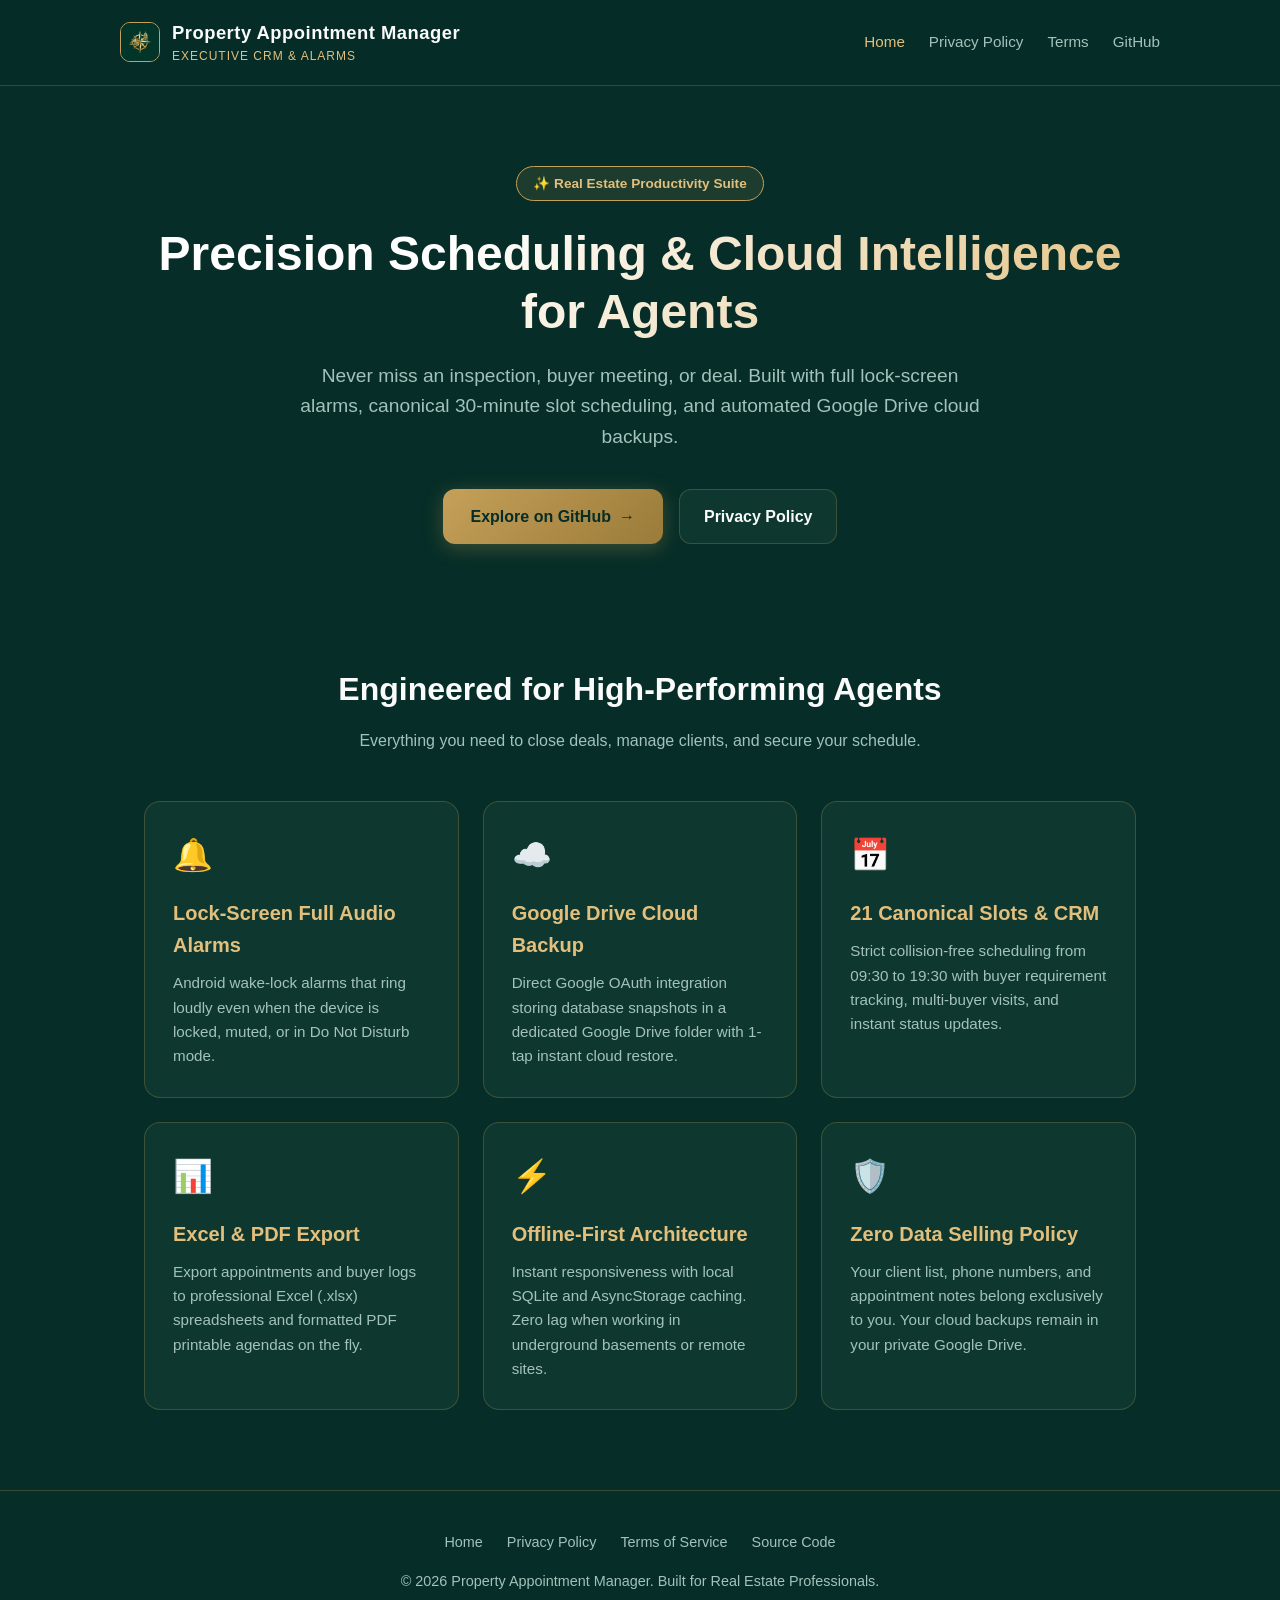
<file: index.html>
<!DOCTYPE html>
<html lang="en">
<head>
  <meta charset="UTF-8">
  <meta name="viewport" content="width=device-width, initial-scale=1.0">
  <title>Property Appointment Manager — Real Estate Scheduling & Cloud Intelligence</title>
  <meta name="description" content="Executive real estate appointment manager, full lock-screen alarms, offline-first CRM, and automated Google Drive cloud backup.">
  <link rel="icon" type="image/png" href="./assets/favicon.png">
  <link rel="stylesheet" href="./style.css">
</head>
<body>
  <header>
    <div class="container nav-content">
      <a href="./index.html" class="logo-wrapper">
        <img src="./assets/icon.png" alt="App Logo" class="logo-img">
        <div>
          <div class="logo-text">Property Appointment Manager</div>
          <div class="logo-tag">Executive CRM & Alarms</div>
        </div>
      </a>
      <nav class="nav-links">
        <a href="./index.html" class="active">Home</a>
        <a href="./privacy.html">Privacy Policy</a>
        <a href="./terms.html">Terms</a>
        <a href="https://github.com/VincentPVincy/property-appointment-manager" target="_blank" rel="noopener">GitHub</a>
      </nav>
    </div>
  </header>

  <main>
    <section class="hero">
      <div class="container">
        <div class="badge">✨ Real Estate Productivity Suite</div>
        <h1>Precision Scheduling &amp; Cloud Intelligence for Agents</h1>
        <p>
          Never miss an inspection, buyer meeting, or deal. Built with full lock-screen alarms, canonical 30-minute slot scheduling, and automated Google Drive cloud backups.
        </p>
        <div class="hero-actions">
          <a href="https://github.com/VincentPVincy/property-appointment-manager" class="btn-primary" target="_blank" rel="noopener">
            <span>Explore on GitHub</span>
            <span>&rarr;</span>
          </a>
          <a href="./privacy.html" class="btn-secondary">Privacy Policy</a>
        </div>
      </div>
    </section>

    <section class="features">
      <div class="container">
        <h2 class="section-title">Engineered for High-Performing Agents</h2>
        <p class="section-sub">Everything you need to close deals, manage clients, and secure your schedule.</p>

        <div class="grid">
          <div class="card">
            <div class="card-icon">🔔</div>
            <h3>Lock-Screen Full Audio Alarms</h3>
            <p>Android wake-lock alarms that ring loudly even when the device is locked, muted, or in Do Not Disturb mode.</p>
          </div>

          <div class="card">
            <div class="card-icon">☁️</div>
            <h3>Google Drive Cloud Backup</h3>
            <p>Direct Google OAuth integration storing database snapshots in a dedicated Google Drive folder with 1-tap instant cloud restore.</p>
          </div>

          <div class="card">
            <div class="card-icon">📅</div>
            <h3>21 Canonical Slots &amp; CRM</h3>
            <p>Strict collision-free scheduling from 09:30 to 19:30 with buyer requirement tracking, multi-buyer visits, and instant status updates.</p>
          </div>

          <div class="card">
            <div class="card-icon">📊</div>
            <h3>Excel &amp; PDF Export</h3>
            <p>Export appointments and buyer logs to professional Excel (.xlsx) spreadsheets and formatted PDF printable agendas on the fly.</p>
          </div>

          <div class="card">
            <div class="card-icon">⚡</div>
            <h3>Offline-First Architecture</h3>
            <p>Instant responsiveness with local SQLite and AsyncStorage caching. Zero lag when working in underground basements or remote sites.</p>
          </div>

          <div class="card">
            <div class="card-icon">🛡️</div>
            <h3>Zero Data Selling Policy</h3>
            <p>Your client list, phone numbers, and appointment notes belong exclusively to you. Your cloud backups remain in your private Google Drive.</p>
          </div>
        </div>
      </div>
    </section>
  </main>

  <footer>
    <div class="container">
      <div class="footer-links">
        <a href="./index.html">Home</a>
        <a href="./privacy.html">Privacy Policy</a>
        <a href="./terms.html">Terms of Service</a>
        <a href="https://github.com/VincentPVincy/property-appointment-manager" target="_blank" rel="noopener">Source Code</a>
      </div>
      <p>&copy; 2026 Property Appointment Manager. Built for Real Estate Professionals.</p>
    </div>
  </footer>
</body>
</html>
</file>
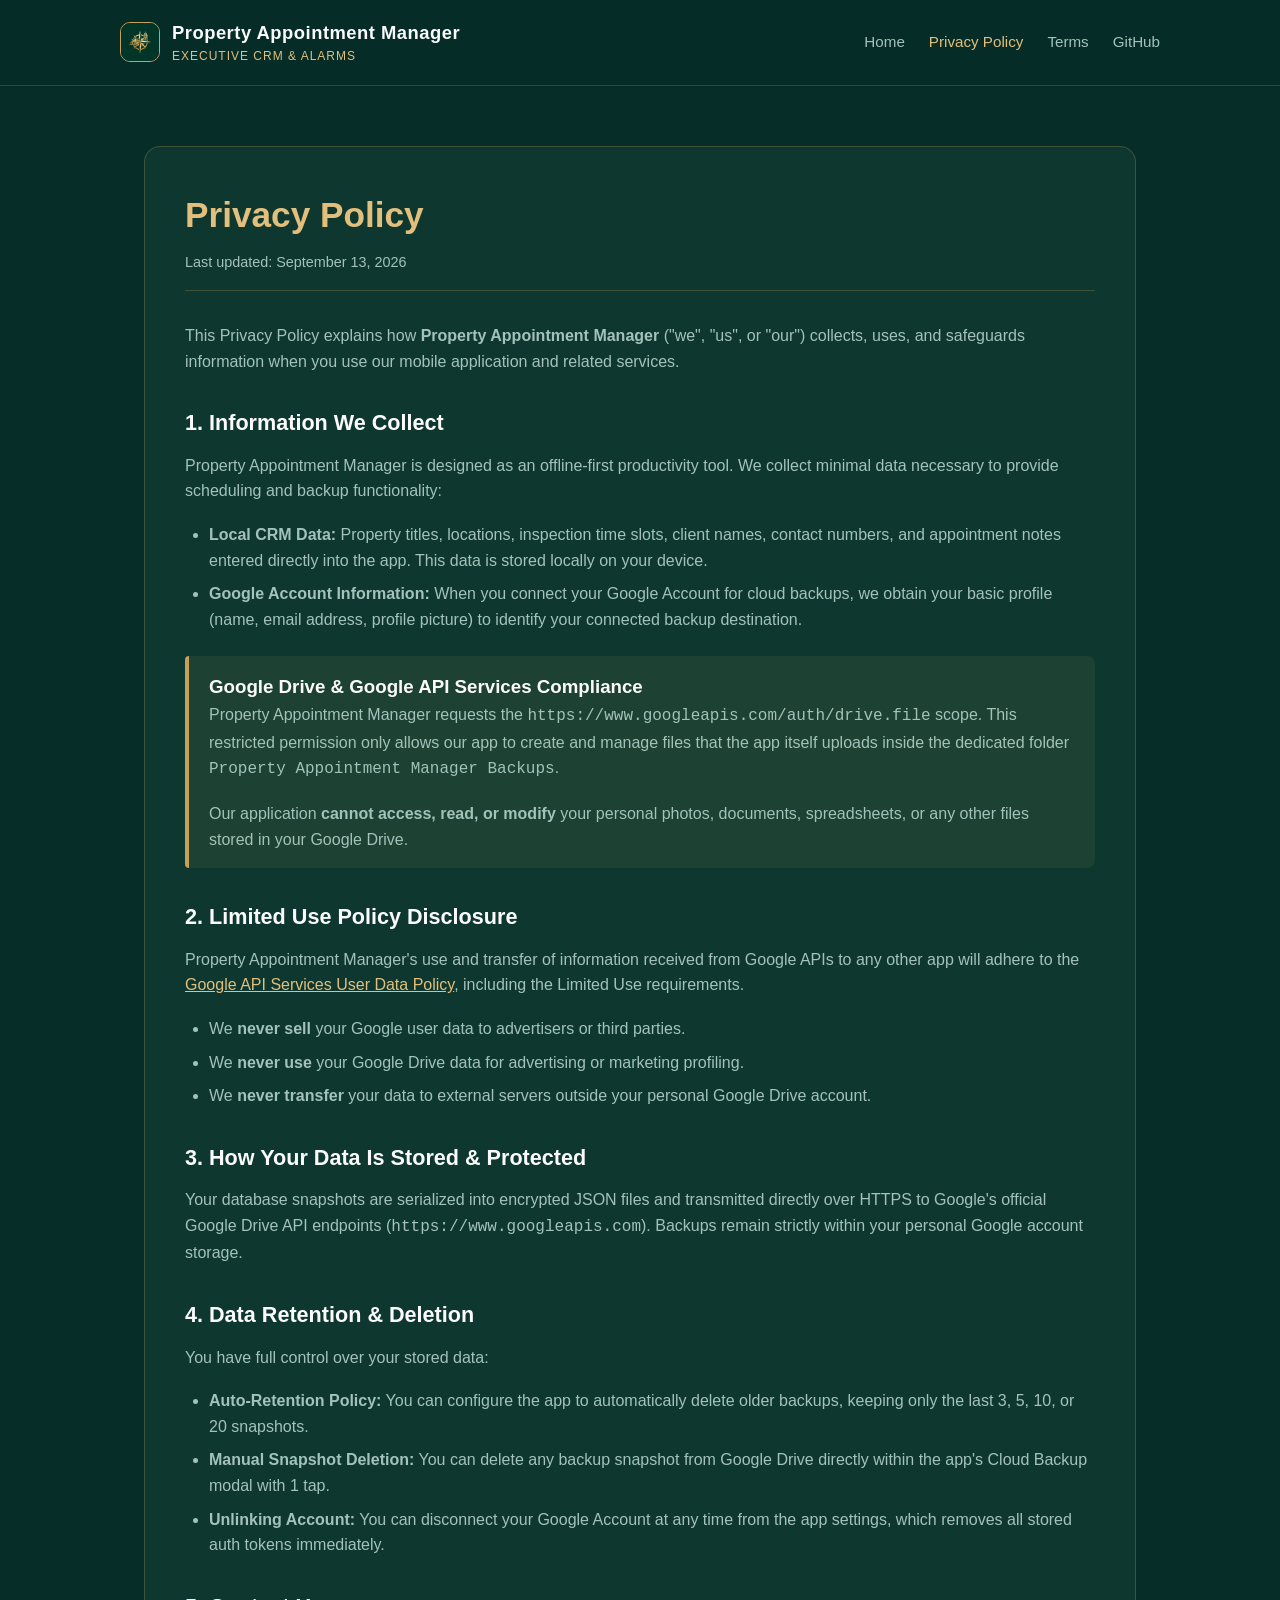
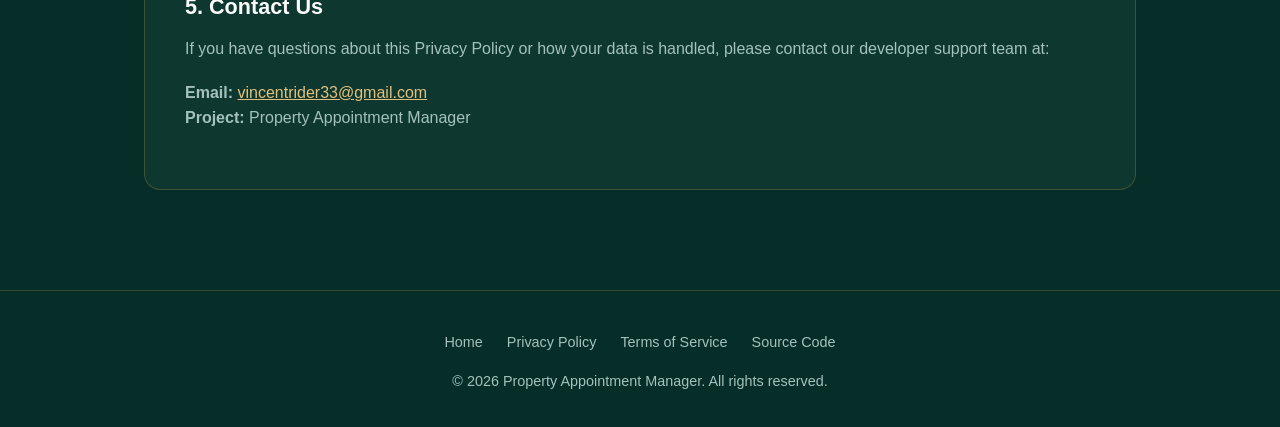
<file: privacy.html>
<!DOCTYPE html>
<html lang="en">
<head>
  <meta charset="UTF-8">
  <meta name="viewport" content="width=device-width, initial-scale=1.0">
  <title>Privacy Policy — Property Appointment Manager</title>
  <meta name="description" content="Privacy Policy for Property Appointment Manager, including Google API Services User Data Policy compliance for Google Drive backups.">
  <link rel="icon" type="image/png" href="./assets/favicon.png">
  <link rel="stylesheet" href="./style.css">
</head>
<body>
  <header>
    <div class="container nav-content">
      <a href="./index.html" class="logo-wrapper">
        <img src="./assets/icon.png" alt="App Logo" class="logo-img">
        <div>
          <div class="logo-text">Property Appointment Manager</div>
          <div class="logo-tag">Executive CRM & Alarms</div>
        </div>
      </a>
      <nav class="nav-links">
        <a href="./index.html">Home</a>
        <a href="./privacy.html" class="active">Privacy Policy</a>
        <a href="./terms.html">Terms</a>
        <a href="https://github.com/VincentPVincy/property-appointment-manager" target="_blank" rel="noopener">GitHub</a>
      </nav>
    </div>
  </header>

  <main class="content-section">
    <div class="container">
      <article class="content-card">
        <h1>Privacy Policy</h1>
        <div class="updated-date">Last updated: September 13, 2026</div>

        <p>
          This Privacy Policy explains how <strong>Property Appointment Manager</strong> ("we", "us", or "our") collects, uses, and safeguards information when you use our mobile application and related services.
        </p>

        <h2>1. Information We Collect</h2>
        <p>
          Property Appointment Manager is designed as an offline-first productivity tool. We collect minimal data necessary to provide scheduling and backup functionality:
        </p>
        <ul>
          <li><strong>Local CRM Data:</strong> Property titles, locations, inspection time slots, client names, contact numbers, and appointment notes entered directly into the app. This data is stored locally on your device.</li>
          <li><strong>Google Account Information:</strong> When you connect your Google Account for cloud backups, we obtain your basic profile (name, email address, profile picture) to identify your connected backup destination.</li>
        </ul>

        <div class="highlight-box">
          <h3>Google Drive &amp; Google API Services Compliance</h3>
          <p>
            Property Appointment Manager requests the <code>https://www.googleapis.com/auth/drive.file</code> scope. This restricted permission only allows our app to create and manage files that the app itself uploads inside the dedicated folder <code>Property Appointment Manager Backups</code>.
          </p>
          <p style="margin-top: 8px; margin-bottom: 0;">
            Our application <strong>cannot access, read, or modify</strong> your personal photos, documents, spreadsheets, or any other files stored in your Google Drive.
          </p>
        </div>

        <h2>2. Limited Use Policy Disclosure</h2>
        <p>
          Property Appointment Manager's use and transfer of information received from Google APIs to any other app will adhere to the <a href="https://developers.google.com/terms/api-services-user-data-policy" target="_blank" rel="noopener" style="color: var(--gold-light);">Google API Services User Data Policy</a>, including the Limited Use requirements.
        </p>
        <ul>
          <li>We <strong>never sell</strong> your Google user data to advertisers or third parties.</li>
          <li>We <strong>never use</strong> your Google Drive data for advertising or marketing profiling.</li>
          <li>We <strong>never transfer</strong> your data to external servers outside your personal Google Drive account.</li>
        </ul>

        <h2>3. How Your Data Is Stored &amp; Protected</h2>
        <p>
          Your database snapshots are serialized into encrypted JSON files and transmitted directly over HTTPS to Google's official Google Drive API endpoints (<code>https://www.googleapis.com</code>). Backups remain strictly within your personal Google account storage.
        </p>

        <h2>4. Data Retention &amp; Deletion</h2>
        <p>
          You have full control over your stored data:
        </p>
        <ul>
          <li><strong>Auto-Retention Policy:</strong> You can configure the app to automatically delete older backups, keeping only the last 3, 5, 10, or 20 snapshots.</li>
          <li><strong>Manual Snapshot Deletion:</strong> You can delete any backup snapshot from Google Drive directly within the app's Cloud Backup modal with 1 tap.</li>
          <li><strong>Unlinking Account:</strong> You can disconnect your Google Account at any time from the app settings, which removes all stored auth tokens immediately.</li>
        </ul>

        <h2>5. Contact Us</h2>
        <p>
          If you have questions about this Privacy Policy or how your data is handled, please contact our developer support team at:
        </p>
        <p>
          <strong>Email:</strong> <a href="mailto:vincentrider33@gmail.com" style="color: var(--gold-light);">vincentrider33@gmail.com</a><br>
          <strong>Project:</strong> Property Appointment Manager
        </p>
      </article>
    </div>
  </main>

  <footer>
    <div class="container">
      <div class="footer-links">
        <a href="./index.html">Home</a>
        <a href="./privacy.html">Privacy Policy</a>
        <a href="./terms.html">Terms of Service</a>
        <a href="https://github.com/VincentPVincy/property-appointment-manager" target="_blank" rel="noopener">Source Code</a>
      </div>
      <p>&copy; 2026 Property Appointment Manager. All rights reserved.</p>
    </div>
  </footer>
</body>
</html>
</file>
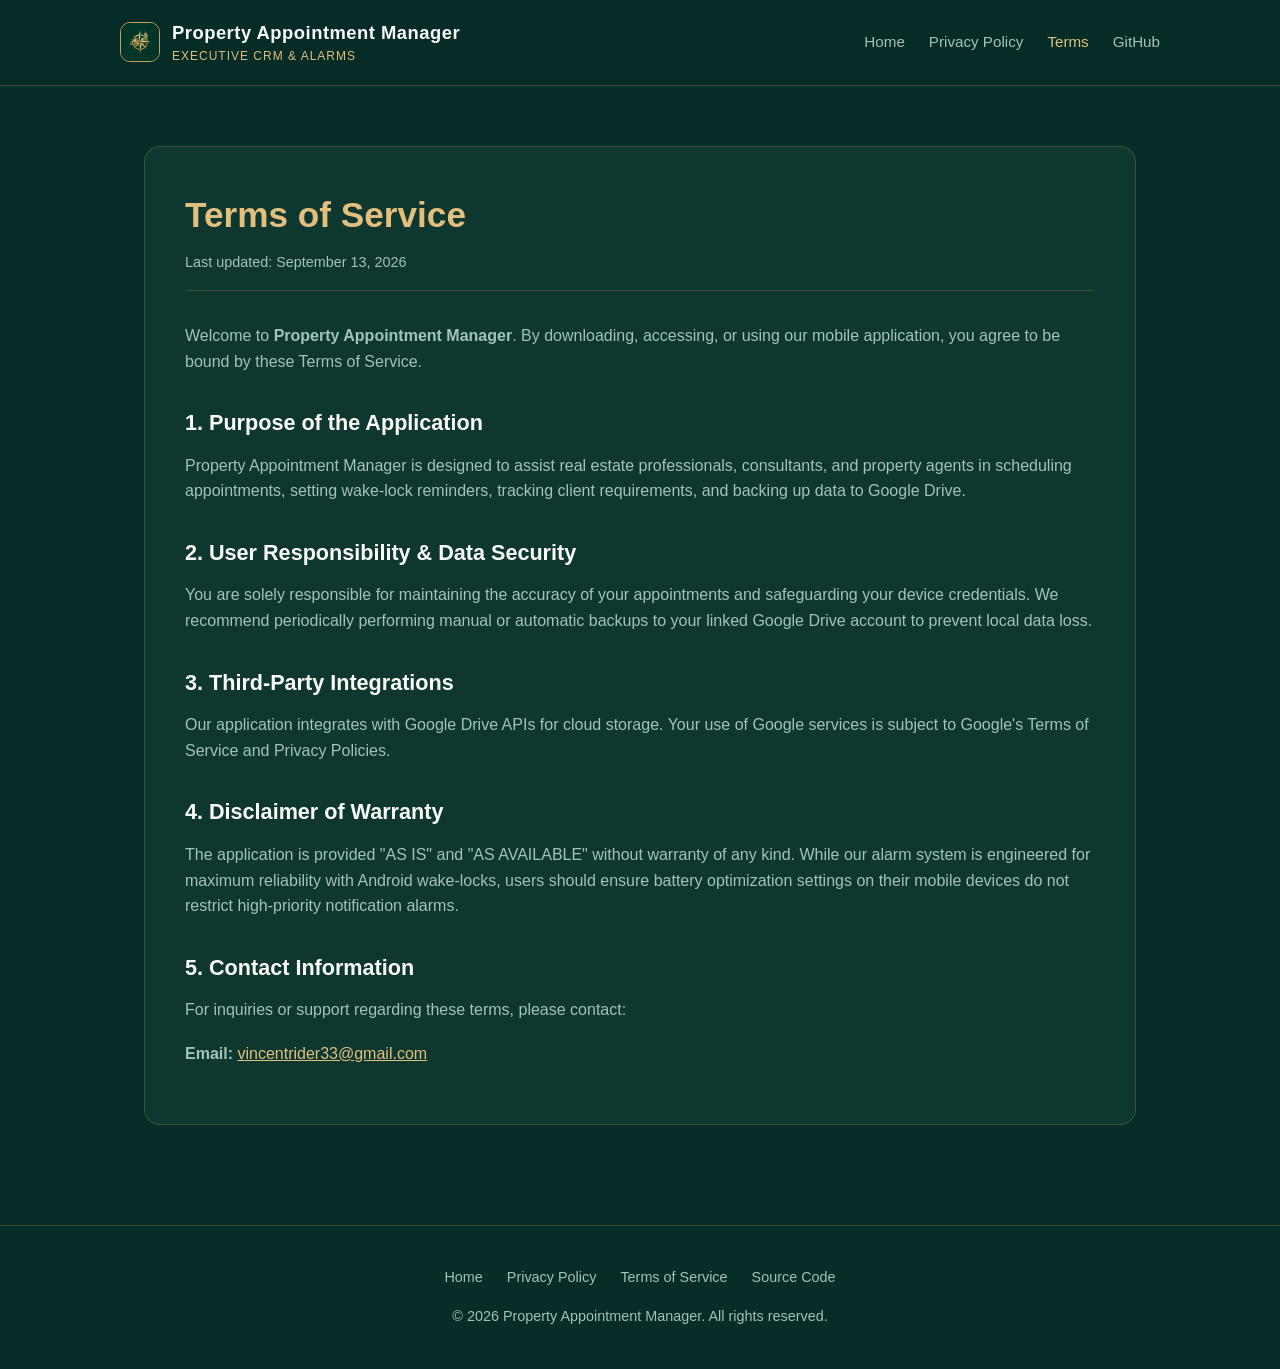
<file: terms.html>
<!DOCTYPE html>
<html lang="en">
<head>
  <meta charset="UTF-8">
  <meta name="viewport" content="width=device-width, initial-scale=1.0">
  <title>Terms of Service — Property Appointment Manager</title>
  <meta name="description" content="Terms of Service for Property Appointment Manager.">
  <link rel="icon" type="image/png" href="./assets/favicon.png">
  <link rel="stylesheet" href="./style.css">
</head>
<body>
  <header>
    <div class="container nav-content">
      <a href="./index.html" class="logo-wrapper">
        <img src="./assets/icon.png" alt="App Logo" class="logo-img">
        <div>
          <div class="logo-text">Property Appointment Manager</div>
          <div class="logo-tag">Executive CRM & Alarms</div>
        </div>
      </a>
      <nav class="nav-links">
        <a href="./index.html">Home</a>
        <a href="./privacy.html">Privacy Policy</a>
        <a href="./terms.html" class="active">Terms</a>
        <a href="https://github.com/VincentPVincy/property-appointment-manager" target="_blank" rel="noopener">GitHub</a>
      </nav>
    </div>
  </header>

  <main class="content-section">
    <div class="container">
      <article class="content-card">
        <h1>Terms of Service</h1>
        <div class="updated-date">Last updated: September 13, 2026</div>

        <p>
          Welcome to <strong>Property Appointment Manager</strong>. By downloading, accessing, or using our mobile application, you agree to be bound by these Terms of Service.
        </p>

        <h2>1. Purpose of the Application</h2>
        <p>
          Property Appointment Manager is designed to assist real estate professionals, consultants, and property agents in scheduling appointments, setting wake-lock reminders, tracking client requirements, and backing up data to Google Drive.
        </p>

        <h2>2. User Responsibility &amp; Data Security</h2>
        <p>
          You are solely responsible for maintaining the accuracy of your appointments and safeguarding your device credentials. We recommend periodically performing manual or automatic backups to your linked Google Drive account to prevent local data loss.
        </p>

        <h2>3. Third-Party Integrations</h2>
        <p>
          Our application integrates with Google Drive APIs for cloud storage. Your use of Google services is subject to Google's Terms of Service and Privacy Policies.
        </p>

        <h2>4. Disclaimer of Warranty</h2>
        <p>
          The application is provided "AS IS" and "AS AVAILABLE" without warranty of any kind. While our alarm system is engineered for maximum reliability with Android wake-locks, users should ensure battery optimization settings on their mobile devices do not restrict high-priority notification alarms.
        </p>

        <h2>5. Contact Information</h2>
        <p>
          For inquiries or support regarding these terms, please contact:
        </p>
        <p>
          <strong>Email:</strong> <a href="mailto:vincentrider33@gmail.com" style="color: var(--gold-light);">vincentrider33@gmail.com</a>
        </p>
      </article>
    </div>
  </main>

  <footer>
    <div class="container">
      <div class="footer-links">
        <a href="./index.html">Home</a>
        <a href="./privacy.html">Privacy Policy</a>
        <a href="./terms.html">Terms of Service</a>
        <a href="https://github.com/VincentPVincy/property-appointment-manager" target="_blank" rel="noopener">Source Code</a>
      </div>
      <p>&copy; 2026 Property Appointment Manager. All rights reserved.</p>
    </div>
  </footer>
</body>
</html>
</file>
<file: style.css>
:root {
  --bg-primary: #062D27;
  --bg-surface: #0E382F;
  --bg-surface-elevated: #134E42;
  --gold-primary: #C5A059;
  --gold-light: #E2BF7D;
  --gold-dark: #9A7B39;
  --text-white: #FBFBFB;
  --text-muted: #A3C2BB;
  --border-color: rgba(197, 160, 89, 0.25);
  --accent-glow: rgba(197, 160, 89, 0.15);
  --font-family: -apple-system, BlinkMacSystemFont, 'Segoe UI', Roboto, Helvetica, Arial, sans-serif;
}

* {
  box-sizing: border-box;
  margin: 0;
  padding: 0;
}

body {
  background-color: var(--bg-primary);
  color: var(--text-white);
  font-family: var(--font-family);
  line-height: 1.6;
  -webkit-font-smoothing: antialiased;
}

.container {
  max-width: 1040px;
  margin: 0 auto;
  padding: 0 24px;
}

/* Header & Nav */
header {
  border-bottom: 1px solid var(--border-color);
  background: rgba(6, 45, 39, 0.85);
  backdrop-filter: blur(12px);
  position: sticky;
  top: 0;
  z-index: 100;
}

.nav-content {
  display: flex;
  align-items: center;
  justify-content: space-between;
  padding: 18px 0;
}

.logo-wrapper {
  display: flex;
  align-items: center;
  gap: 12px;
  text-decoration: none;
  color: var(--text-white);
}

.logo-img {
  width: 40px;
  height: 40px;
  border-radius: 10px;
  border: 1px solid var(--gold-primary);
}

.logo-text {
  font-size: 1.15rem;
  font-weight: 700;
  letter-spacing: 0.5px;
}

.logo-tag {
  color: var(--gold-light);
  font-size: 0.75rem;
  text-transform: uppercase;
  letter-spacing: 1px;
}

.nav-links {
  display: flex;
  gap: 24px;
}

.nav-links a {
  color: var(--text-muted);
  text-decoration: none;
  font-weight: 500;
  font-size: 0.95rem;
  transition: color 0.2s ease;
}

.nav-links a:hover,
.nav-links a.active {
  color: var(--gold-light);
}

/* Hero Section */
.hero {
  padding: 80px 0 60px;
  text-align: center;
}

.badge {
  display: inline-flex;
  align-items: center;
  gap: 8px;
  background: rgba(197, 160, 89, 0.12);
  border: 1px solid var(--gold-primary);
  color: var(--gold-light);
  font-size: 0.85rem;
  font-weight: 600;
  padding: 6px 16px;
  border-radius: 50px;
  margin-bottom: 24px;
}

.hero h1 {
  font-size: 3rem;
  font-weight: 800;
  line-height: 1.2;
  margin-bottom: 20px;
  background: linear-gradient(135deg, #FFFFFF 30%, var(--gold-light) 100%);
  -webkit-background-clip: text;
  -webkit-text-fill-color: transparent;
}

.hero p {
  color: var(--text-muted);
  font-size: 1.2rem;
  max-width: 680px;
  margin: 0 auto 36px;
}

.hero-actions {
  display: flex;
  justify-content: center;
  gap: 16px;
  flex-wrap: wrap;
}

.btn-primary {
  background: linear-gradient(135deg, var(--gold-primary), var(--gold-dark));
  color: #062D27;
  font-weight: 700;
  font-size: 1rem;
  padding: 14px 28px;
  border-radius: 12px;
  text-decoration: none;
  display: inline-flex;
  align-items: center;
  gap: 8px;
  box-shadow: 0 4px 20px rgba(197, 160, 89, 0.3);
  transition: transform 0.15s ease, box-shadow 0.15s ease;
}

.btn-primary:hover {
  transform: translateY(-2px);
  box-shadow: 0 6px 25px rgba(197, 160, 89, 0.45);
}

.btn-secondary {
  background: var(--bg-surface);
  color: var(--text-white);
  border: 1px solid var(--border-color);
  font-weight: 600;
  font-size: 1rem;
  padding: 14px 24px;
  border-radius: 12px;
  text-decoration: none;
  transition: background 0.2s ease;
}

.btn-secondary:hover {
  background: var(--bg-surface-elevated);
}

/* Feature Grid */
.features {
  padding: 60px 0 80px;
}

.section-title {
  text-align: center;
  font-size: 2rem;
  font-weight: 700;
  color: var(--text-white);
  margin-bottom: 12px;
}

.section-sub {
  text-align: center;
  color: var(--text-muted);
  margin-bottom: 48px;
}

.grid {
  display: grid;
  grid-template-columns: repeat(auto-fit, minmax(300px, 1fr));
  gap: 24px;
}

.card {
  background: var(--bg-surface);
  border: 1px solid var(--border-color);
  border-radius: 16px;
  padding: 28px;
  transition: transform 0.2s ease, border-color 0.2s ease;
}

.card:hover {
  transform: translateY(-4px);
  border-color: var(--gold-primary);
}

.card-icon {
  font-size: 2rem;
  margin-bottom: 16px;
  display: inline-block;
}

.card h3 {
  font-size: 1.25rem;
  color: var(--gold-light);
  margin-bottom: 10px;
}

.card p {
  color: var(--text-muted);
  font-size: 0.95rem;
}

/* Content & Policy Pages */
.content-section {
  padding: 60px 0 100px;
}

.content-card {
  background: var(--bg-surface);
  border: 1px solid var(--border-color);
  border-radius: 16px;
  padding: 40px;
}

.content-card h1 {
  font-size: 2.2rem;
  color: var(--gold-light);
  margin-bottom: 8px;
}

.updated-date {
  color: var(--text-muted);
  font-size: 0.9rem;
  margin-bottom: 32px;
  border-bottom: 1px solid var(--border-color);
  padding-bottom: 16px;
}

.content-card h2 {
  font-size: 1.35rem;
  color: var(--text-white);
  margin-top: 32px;
  margin-bottom: 12px;
}

.content-card p,
.content-card ul {
  color: var(--text-muted);
  margin-bottom: 18px;
  font-size: 1rem;
}

.content-card ul {
  padding-left: 24px;
}

.content-card li {
  margin-bottom: 8px;
}

.highlight-box {
  background: rgba(197, 160, 89, 0.08);
  border-left: 4px solid var(--gold-primary);
  padding: 16px 20px;
  border-radius: 4px 8px 8px 4px;
  margin: 24px 0;
}

/* Footer */
footer {
  border-top: 1px solid var(--border-color);
  padding: 40px 0;
  text-align: center;
  color: var(--text-muted);
  font-size: 0.9rem;
}

.footer-links {
  display: flex;
  justify-content: center;
  gap: 24px;
  margin-bottom: 16px;
}

.footer-links a {
  color: var(--text-muted);
  text-decoration: none;
}

.footer-links a:hover {
  color: var(--gold-light);
}

@media (max-width: 600px) {
  .hero h1 {
    font-size: 2.2rem;
  }
  .content-card {
    padding: 24px;
  }
}
</file>
